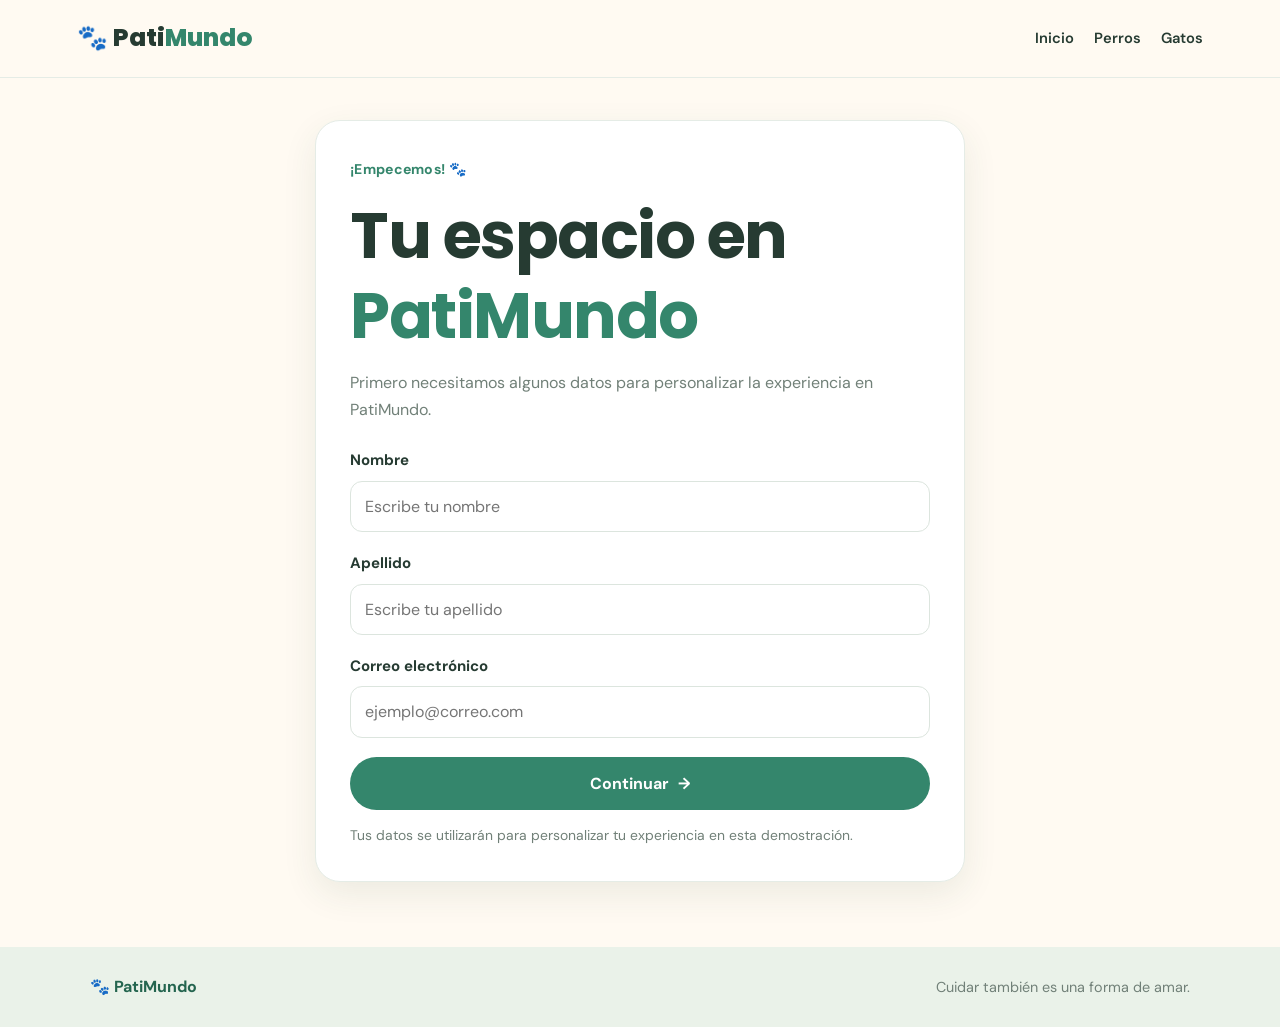
<file: registro.html>
<!DOCTYPE html>
<html lang="es">
<head>
  <meta charset="UTF-8">
  <meta name="viewport" content="width=device-width, initial-scale=1.0">
  <title>Registro | PatiMundo</title>
  <link rel="stylesheet" href="estilo.css">
</head>
<body>
  <header class="topbar">
    <a href="index.html" class="brand">
      <span>🐾 Pati<span class="green">Mundo</span></span>
    </a>
    <nav>
      <a href="index.html">Inicio</a>
      <a href="perro.html">Perros</a>
      <a href="gato.html">Gatos</a>
    </nav>
  </header>

  <main class="page-container">
    <section class="form-card">
      <span class="eyebrow">¡Empecemos! 🐾</span>
      <h1>Tu espacio en <span class="green">PatiMundo</span></h1>
      <p class="form-description">
        Primero necesitamos algunos datos para personalizar la experiencia en PatiMundo.
      </p>

      <form id="registroForm">
        <div class="form-group">
          <label for="nombre">Nombre</label>
          <input
            type="text"
            id="nombre"
            name="nombre"
            placeholder="Escribe tu nombre"
            autocomplete="given-name"
            required
          >
        </div>

        <div class="form-group">
          <label for="apellido">Apellido</label>
          <input
            type="text"
            id="apellido"
            name="apellido"
            placeholder="Escribe tu apellido"
            autocomplete="family-name"
            required
          >
        </div>

        <div class="form-group">
          <label for="correo">Correo electrónico</label>
          <input
            type="email"
            id="correo"
            name="correo"
            placeholder="ejemplo@correo.com"
            autocomplete="email"
            required
          >
        </div>

        <div id="mensaje" class="message hidden" role="status"></div>

        <button type="submit" class="button" style="width:100%">
          Continuar <span>→</span>
        </button>

        <p class="form-note">
          Tus datos se utilizarán para personalizar tu experiencia en esta demostración.
        </p>
      </form>
    </section>
  </main>

  <footer>
    <strong>🐾 PatiMundo</strong>
    <span>Cuidar también es una forma de amar.</span>
  </footer>

  <script>
    const formulario = document.getElementById("registroForm");
    const mensaje = document.getElementById("mensaje");

    formulario.addEventListener("submit", function(evento) {
      evento.preventDefault();

      const nombre = document.getElementById("nombre").value.trim();
      const apellido = document.getElementById("apellido").value.trim();
      const correo = document.getElementById("correo").value.trim();

      if (!nombre || !apellido || !correo) {
        mensaje.textContent = "Por favor, completa todos los campos.";
        mensaje.className = "message error";
        return;
      }

      const usuario = {
        nombre: nombre,
        apellido: apellido,
        correo: correo
      };

      try {
        localStorage.setItem("patiMundoUsuario", JSON.stringify(usuario));
        window.location.href = "mascota.html";
      } catch (error) {
        mensaje.textContent =
          "No se pudieron guardar los datos en este navegador. Intenta nuevamente.";
        mensaje.className = "message error";
      }
    });
  </script>
</body>
</html>
</file>
<file: estilo.css>
@import url('https://fonts.googleapis.com/css2?family=DM+Sans:wght@400;500;600;700&family=Poppins:wght@400;500;600;700;800&display=swap');

:root {
  --verde: #34866c;
  --verde-oscuro: #24654f;
  --verde-claro: #e8f5ee;
  --crema: #fffaf2;
  --durazno: #f9e2d4;
  --texto: #263b32;
  --gris: #718078;
  --blanco: #ffffff;
  --borde: #e5ece6;
  --sombra: 0 12px 35px rgba(42, 80, 59, 0.09);
}

* {
  box-sizing: border-box;
  margin: 0;
  padding: 0;
}

html {
  scroll-behavior: smooth;
}

body {
  min-height: 100vh;
  font-family: 'DM Sans', sans-serif;
  background: var(--crema);
  color: var(--texto);
  line-height: 1.7;
}

img {
  display: block;
  max-width: 100%;
}

a {
  color: inherit;
  text-decoration: none;
}

button,
input,
select,
textarea {
  font: inherit;
}

button,
.button {
  cursor: pointer;
}

h1,
h2,
h3,
h4 {
  font-family: 'Poppins', sans-serif;
  line-height: 1.25;
}

h1 {
  font-size: clamp(2.1rem, 5vw, 4rem);
  letter-spacing: -1.5px;
}

h2 {
  font-size: clamp(1.55rem, 3vw, 2.4rem);
  letter-spacing: -0.7px;
}

h3 {
  font-size: 1.12rem;
}

p {
  color: var(--gris);
}

.green {
  color: var(--verde);
}

/* NAVEGACIÓN */

.topbar {
  width: 100%;
  min-height: 78px;
  padding: 14px 6%;
  display: flex;
  justify-content: space-between;
  align-items: center;
  gap: 22px;
  background: rgba(255, 250, 242, 0.97);
  border-bottom: 1px solid var(--borde);
  position: sticky;
  top: 0;
  z-index: 100;
}

.brand {
  display: inline-flex;
  align-items: center;
  gap: 9px;
  font-family: 'Poppins', sans-serif;
  font-weight: 800;
  font-size: 1.55rem;
  white-space: nowrap;
}

.brand-logo {
  width: 44px;
  height: 44px;
  object-fit: contain;
  border-radius: 10px;
  flex-shrink: 0;
}

.topbar nav {
  display: flex;
  align-items: center;
  justify-content: center;
  flex-wrap: wrap;
  gap: 20px;
}

.topbar nav a {
  font-size: 0.92rem;
  font-weight: 600;
  transition: color 0.2s;
}

.topbar nav a:hover {
  color: var(--verde);
}

.topbar nav .nav-cta {
  padding: 10px 19px;
  border-radius: 999px;
  background: var(--verde);
  color: white;
}

.topbar nav .nav-cta:hover {
  background: var(--verde-oscuro);
  color: white;
}

/* BOTONES */

.button,
button.button,
.btn-primary,
.btn-secondary {
  display: inline-flex;
  justify-content: center;
  align-items: center;
  gap: 9px;
  min-height: 44px;
  padding: 12px 23px;
  border: 1px solid transparent;
  border-radius: 999px;
  font-weight: 700;
  text-align: center;
  transition: transform 0.2s, background 0.2s;
}

.button,
button.button,
.btn-primary {
  background: var(--verde);
  color: white;
}

.button:hover,
button.button:hover,
.btn-primary:hover {
  background: var(--verde-oscuro);
  transform: translateY(-2px);
}

.button-secondary,
.btn-secondary {
  background: white;
  color: var(--texto);
  border-color: var(--borde);
}

.button-secondary:hover,
.btn-secondary:hover {
  border-color: var(--verde);
  color: var(--verde-oscuro);
}

button:disabled {
  opacity: 0.6;
  cursor: not-allowed;
}

/* PORTADA */

.hero {
  min-height: 540px;
  padding: 60px 7%;
  display: grid;
  grid-template-columns: 1fr 0.95fr;
  align-items: center;
  gap: 48px;
  overflow: hidden;
}

.hero-copy {
  max-width: 600px;
}

.eyebrow {
  display: inline-block;
  margin-bottom: 14px;
  color: var(--verde);
  font-size: 0.88rem;
  font-weight: 700;
  letter-spacing: 0.3px;
}

.hero h1 {
  margin-bottom: 20px;
}

.hero p {
  margin-bottom: 17px;
}

.hero .lead {
  color: var(--texto);
  font-size: 1.15rem;
  font-weight: 600;
  line-height: 1.6;
}

.hero .button,
.hero .btn-primary {
  margin-top: 10px;
}

.hero-visual {
  position: relative;
}

.hero-pet {
  width: 100%;
  height: 410px;
  object-fit: cover;
  border-radius: 40% 40% 24px 24px;
  box-shadow: var(--sombra);
}

.hero-logo {
  display: block;
  width: min(210px, 55vw);
  height: auto;
  object-fit: contain;
  margin-bottom: 18px;
}

.trust-row {
  display: flex;
  flex-wrap: wrap;
  gap: 14px;
  margin-top: 25px;
  color: var(--verde-oscuro);
  font-size: 0.88rem;
  font-weight: 600;
}

/* SECCIONES */

.section-wrap {
  padding: 70px 7%;
}

.intro {
  text-align: center;
  background: #f1f7ef;
}

.intro > p {
  max-width: 680px;
  margin: 15px auto 0;
}

.pet-cards,
.features-grid {
  display: grid;
  grid-template-columns: repeat(2, minmax(0, 1fr));
  gap: 25px;
  margin-top: 38px;
  text-align: left;
}

.pet-card,
.feature-card {
  overflow: hidden;
  background: white;
  border: 1px solid var(--borde);
  border-radius: 22px;
  box-shadow: var(--sombra);
  transition: transform 0.2s;
}

.pet-card:hover,
.feature-card:hover {
  transform: translateY(-4px);
}

.pet-card img {
  width: 100%;
  height: 235px;
  object-fit: cover;
}

.pet-card > div,
.feature-card {
  padding: 24px;
}

.pet-card h3,
.feature-card h3 {
  margin-bottom: 10px;
}

.pet-card p,
.feature-card p {
  margin-bottom: 13px;
}

.pet-card span {
  color: var(--verde);
  font-weight: 700;
}

/* CONTENEDORES Y FORMULARIOS */

.page-container {
  width: min(100% - 36px, 1050px);
  margin: 42px auto 65px;
}

.form-card {
  width: min(100%, 650px);
  margin: 0 auto;
  padding: 34px;
  background: white;
  border: 1px solid var(--borde);
  border-radius: 25px;
  box-shadow: var(--sombra);
}

.form-card h1,
.form-card h2 {
  margin-bottom: 13px;
}

.form-description {
  margin-bottom: 25px;
}

.form-group {
  margin-bottom: 19px;
}

.form-group label,
.field-label {
  display: block;
  margin-bottom: 7px;
  font-weight: 700;
  font-size: 0.94rem;
}

.form-group input,
.form-group select,
.form-group textarea,
input[type="text"],
input[type="email"],
input[type="number"],
input[type="password"],
input[type="file"],
select,
textarea {
  width: 100%;
  min-height: 46px;
  padding: 11px 14px;
  border: 1px solid #dce5de;
  border-radius: 12px;
  background: white;
  color: var(--texto);
  outline: none;
}

textarea {
  min-height: 110px;
  resize: vertical;
}

input:focus,
select:focus,
textarea:focus {
  border-color: var(--verde);
  box-shadow: 0 0 0 3px rgba(52, 134, 108, 0.12);
}

input[type="radio"],
input[type="checkbox"] {
  width: auto;
  min-height: auto;
  accent-color: var(--verde);
}

.form-actions {
  display: flex;
  flex-wrap: wrap;
  gap: 12px;
  margin-top: 24px;
}

.form-actions .button,
.form-actions .btn-primary {
  flex: 1;
}

.form-note {
  margin-top: 14px;
  font-size: 0.87rem;
}

.form-row {
  display: grid;
  grid-template-columns: repeat(2, minmax(0, 1fr));
  gap: 16px;
}

.field-input {
  display: block;
  width: 100%;
}

.file-input {
  max-width: 100%;
}

.error-message {
  margin-top: 8px;
  color: #a5332a;
  font-size: 0.9rem;
}

.success-message {
  margin-top: 12px;
  color: var(--verde-oscuro);
  font-size: 0.9rem;
}

/* SELECCIÓN DE ESPECIE */

.species-grid {
  display: grid;
  grid-template-columns: repeat(2, minmax(0, 1fr));
  gap: 16px;
  margin: 16px 0 24px;
}

.species-option {
  display: block;
  padding: 12px;
  background: white;
  border: 2px solid var(--borde);
  border-radius: 18px;
  text-align: center;
  cursor: pointer;
  transition: border 0.2s, background 0.2s;
}

.species-option:has(input:checked) {
  border-color: var(--verde);
  background: var(--verde-claro);
}

.species-option img {
  width: 100%;
  height: 130px;
  object-fit: cover;
  border-radius: 12px;
  margin-bottom: 9px;
}

.species-option strong {
  display: block;
}

.radio-options {
  display: flex;
  flex-wrap: wrap;
  gap: 18px;
  padding: 8px 0;
}

.radio-options label {
  display: inline-flex;
  align-items: center;
  gap: 7px;
  cursor: pointer;
}

/* PERFIL DE MASCOTA */

.profile-header {
  padding: 32px;
  display: flex;
  align-items: center;
  gap: 26px;
  background: white;
  border: 1px solid var(--borde);
  border-radius: 25px;
  box-shadow: var(--sombra);
}

.profile-photo {
  width: 150px;
  height: 150px;
  flex-shrink: 0;
  border: 5px solid var(--verde-claro);
  border-radius: 50%;
  object-fit: cover;
  background: var(--verde-claro);
}

.profile-info {
  min-width: 0;
}

.profile-info h1 {
  font-size: clamp(1.8rem, 4vw, 2.7rem);
  margin-bottom: 8px;
  overflow-wrap: anywhere;
}

.profile-tags {
  display: flex;
  flex-wrap: wrap;
  gap: 9px;
  margin: 14px 0;
}

.profile-tag {
  display: inline-block;
  padding: 5px 12px;
  border-radius: 999px;
  background: var(--verde-claro);
  color: var(--verde-oscuro);
  font-size: 0.85rem;
  font-weight: 700;
}

/* CATEGORÍAS DE CUIDADO */

.care-section {
  margin-top: 38px;
}

.care-section > p {
  margin-top: 10px;
}

.care-grid {
  display: grid;
  grid-template-columns: repeat(3, minmax(0, 1fr));
  gap: 17px;
  margin-top: 24px;
}

.care-card {
  width: 100%;
  padding: 22px 18px;
  background: white;
  border: 1px solid var(--borde);
  border-radius: 19px;
  text-align: left;
  color: var(--texto);
  cursor: pointer;
  transition: transform 0.2s, border 0.2s, background 0.2s;
}

.care-card:hover {
  transform: translateY(-3px);
  border-color: var(--verde);
}

.care-icon {
  display: block;
  margin-bottom: 11px;
  font-size: 1.8rem;
}

.care-card h3 {
  margin-bottom: 8px;
}

.care-card p {
  font-size: 0.9rem;
}

.care-card.active {
  border-color: var(--verde);
  background: var(--verde-claro);
}

/* PANEL DE INFORMACIÓN */

.info-panel {
  margin-top: 27px;
  padding: 29px;
  background: white;
  border: 1px solid var(--borde);
  border-radius: 22px;
  box-shadow: 0 6px 22px rgba(42, 80, 59, 0.04);
  overflow-wrap: anywhere;
}

.info-panel h2,
.info-panel h3,
.info-panel h4 {
  margin-bottom: 13px;
}

.info-panel p {
  margin-bottom: 12px;
}

.info-panel ul,
.info-panel ol {
  padding-left: 24px;
  margin: 12px 0;
}

.info-panel li {
  margin-bottom: 8px;
  color: var(--texto);
}

.info-panel img {
  width: 100%;
  max-height: 300px;
  object-fit: cover;
  border-radius: 15px;
  margin: 12px 0 18px;
}

.notice {
  margin-top: 20px;
  padding: 17px 20px;
  border-left: 4px solid var(--verde);
  border-radius: 10px;
  background: var(--verde-claro);
}

.notice p {
  color: var(--texto);
}

.notice.warning {
  border-left-color: #d28b32;
  background: #fff3df;
}

.notice.warning p {
  color: #6f4a1b;
}

.source-link {
  color: var(--verde);
  text-decoration: underline;
  overflow-wrap: anywhere;
}

/* INFORMACIÓN GENERAL */

.info-hero {
  padding: 45px 0 25px;
}

.info-hero p {
  max-width: 760px;
  margin-top: 15px;
}

.info-section {
  margin-top: 28px;
  padding: 26px;
  background: white;
  border: 1px solid var(--borde);
  border-radius: 20px;
}

.info-section h2 {
  margin-bottom: 14px;
}

.info-section p {
  margin-bottom: 12px;
}

.info-section ul,
.info-section ol {
  padding-left: 23px;
}

.info-section li {
  margin-bottom: 8px;
}

/* MENSAJES Y ELEMENTOS AUXILIARES */

.message {
  margin: 15px 0;
  padding: 12px 15px;
  border-radius: 12px;
  background: var(--verde-claro);
  color: var(--verde-oscuro);
}

.message.error {
  background: #fff0ee;
  color: #a5332a;
}

.hidden {
  display: none !important;
}

.text-center {
  text-align: center;
}

.muted {
  color: var(--gris);
}

/* PIE DE PÁGINA */

footer {
  display: flex;
  justify-content: space-between;
  align-items: center;
  flex-wrap: wrap;
  gap: 12px;
  padding: 26px 7%;
  background: #eaf2e9;
  color: var(--verde-oscuro);
}

footer p,
footer span {
  color: var(--gris);
  font-size: 0.9rem;
}

/* TABLETAS */

@media (max-width: 850px) {
  .topbar {
    padding: 14px 5%;
    flex-wrap: wrap;
  }

  .topbar nav {
    gap: 13px;
  }

  .topbar nav a {
    font-size: 0.85rem;
  }

  .hero {
    grid-template-columns: 1fr;
    padding: 45px 6%;
    gap: 28px;
  }

  .hero-copy {
    max-width: 100%;
  }

  .hero-pet {
    height: 340px;
  }

  .care-grid {
    grid-template-columns: repeat(2, minmax(0, 1fr));
  }
}

/* CELULARES */

@media (max-width: 560px) {
  h1 {
    letter-spacing: -0.8px;
  }

  .topbar {
    position: static;
    justify-content: center;
  }

  .brand {
    font-size: 1.4rem;
  }

  .brand-logo {
    width: 38px;
    height: 38px;
  }

  .topbar nav {
    justify-content: center;
    gap: 10px 15px;
  }

  .hero {
    padding: 34px 5%;
  }

  .hero-pet {
    height: 255px;
    border-radius: 22px;
  }

  .trust-row {
    flex-direction: column;
    gap: 5px;
  }

  .section-wrap {
    padding: 45px 5%;
  }

  .pet-cards,
  .features-grid {
    grid-template-columns: 1fr;
    gap: 18px;
  }

  .pet-card img {
    height: 215px;
  }

  .page-container {
    width: min(100% - 24px, 1050px);
    margin: 25px auto 40px;
  }

  .form-card {
    padding: 24px 18px;
    border-radius: 20px;
  }

  .form-row {
    grid-template-columns: 1fr;
    gap: 0;
  }

  .species-grid {
    gap: 10px;
  }

  .species-option {
    padding: 8px;
  }

  .species-option img {
    height: 100px;
  }

  .profile-header {
    padding: 23px 17px;
    flex-direction: column;
    text-align: center;
  }

  .profile-photo {
    width: 125px;
    height: 125px;
  }

  .profile-tags {
    justify-content: center;
  }

  .care-grid {
    grid-template-columns: 1fr;
  }

  .care-card {
    padding: 19px;
  }

  .info-panel,
  .info-section {
    padding: 21px 17px;
  }

  .form-actions {
    flex-direction: column;
  }

  .form-actions .button,
  .form-actions .btn-primary,
  .form-actions .btn-secondary {
    width: 100%;
  }

  footer {
    flex-direction: column;
    text-align: center;
    padding: 24px 5%;
  }
}
</file>
